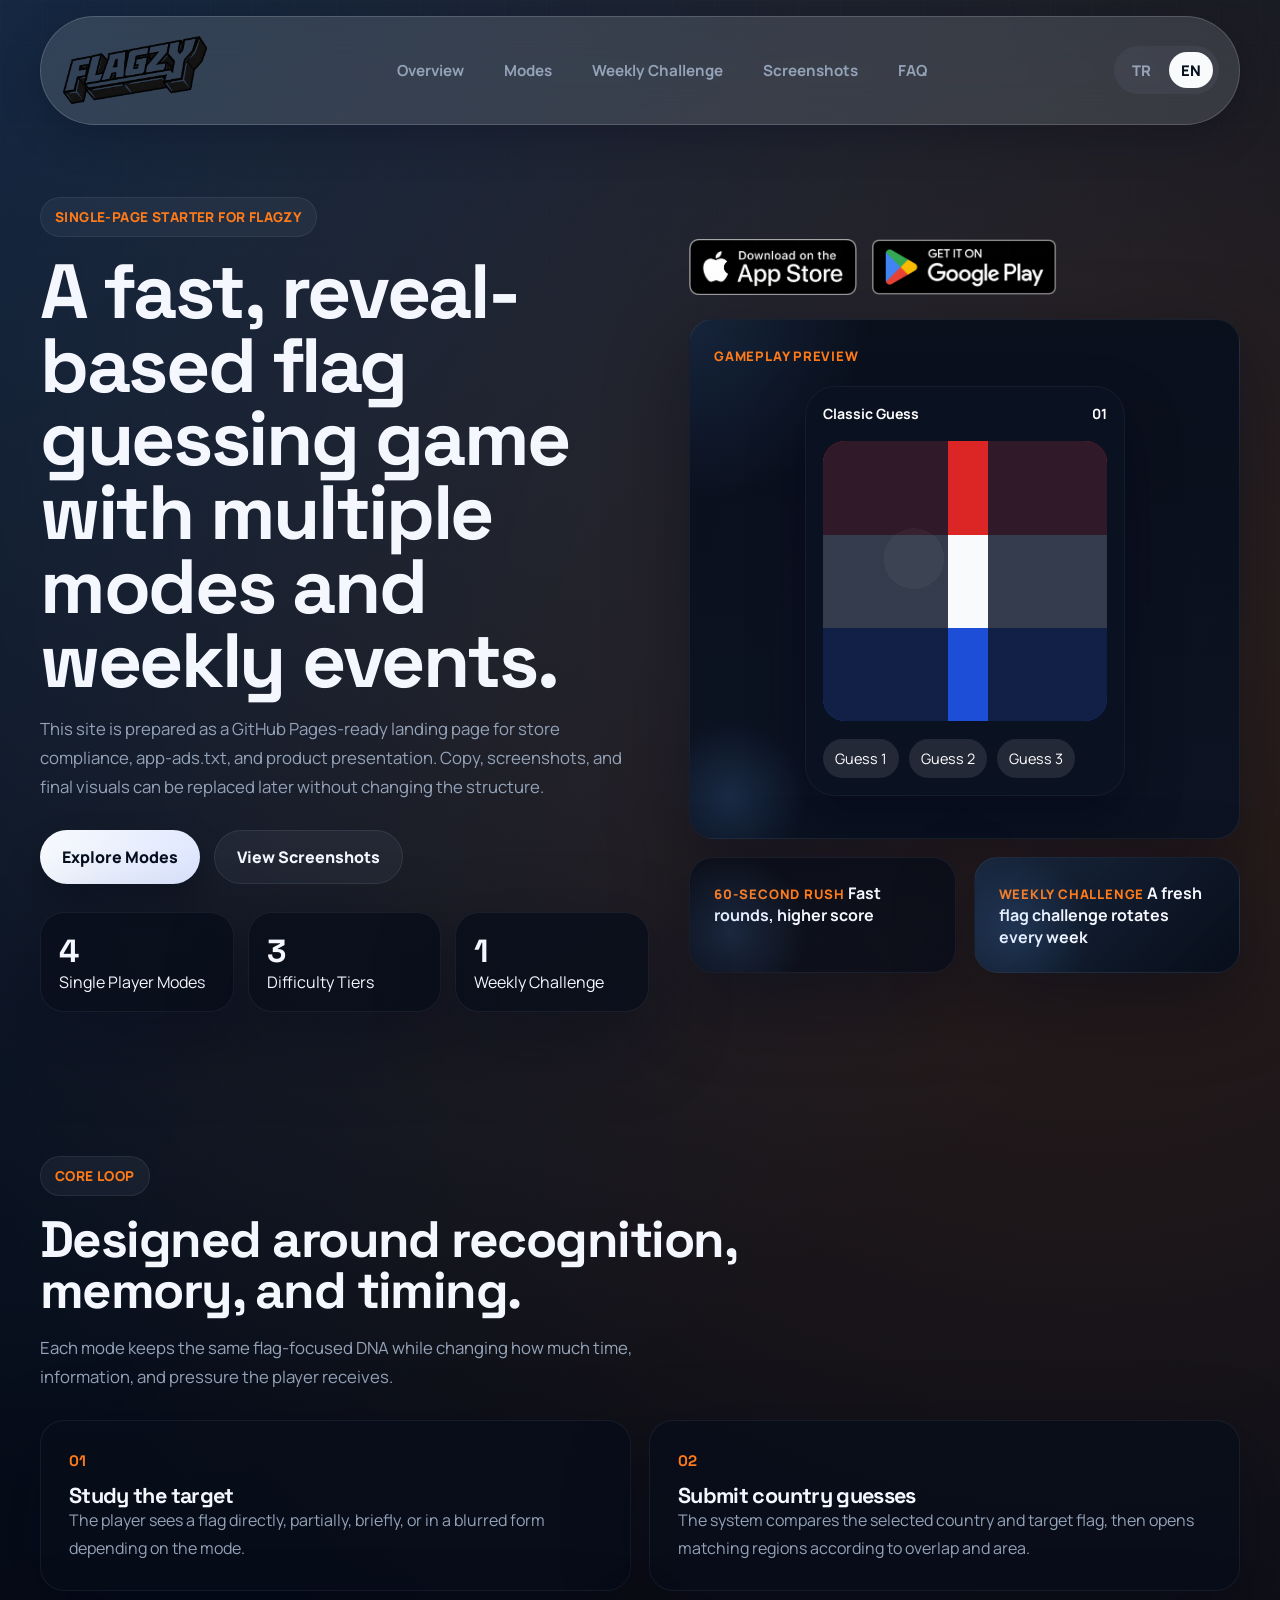
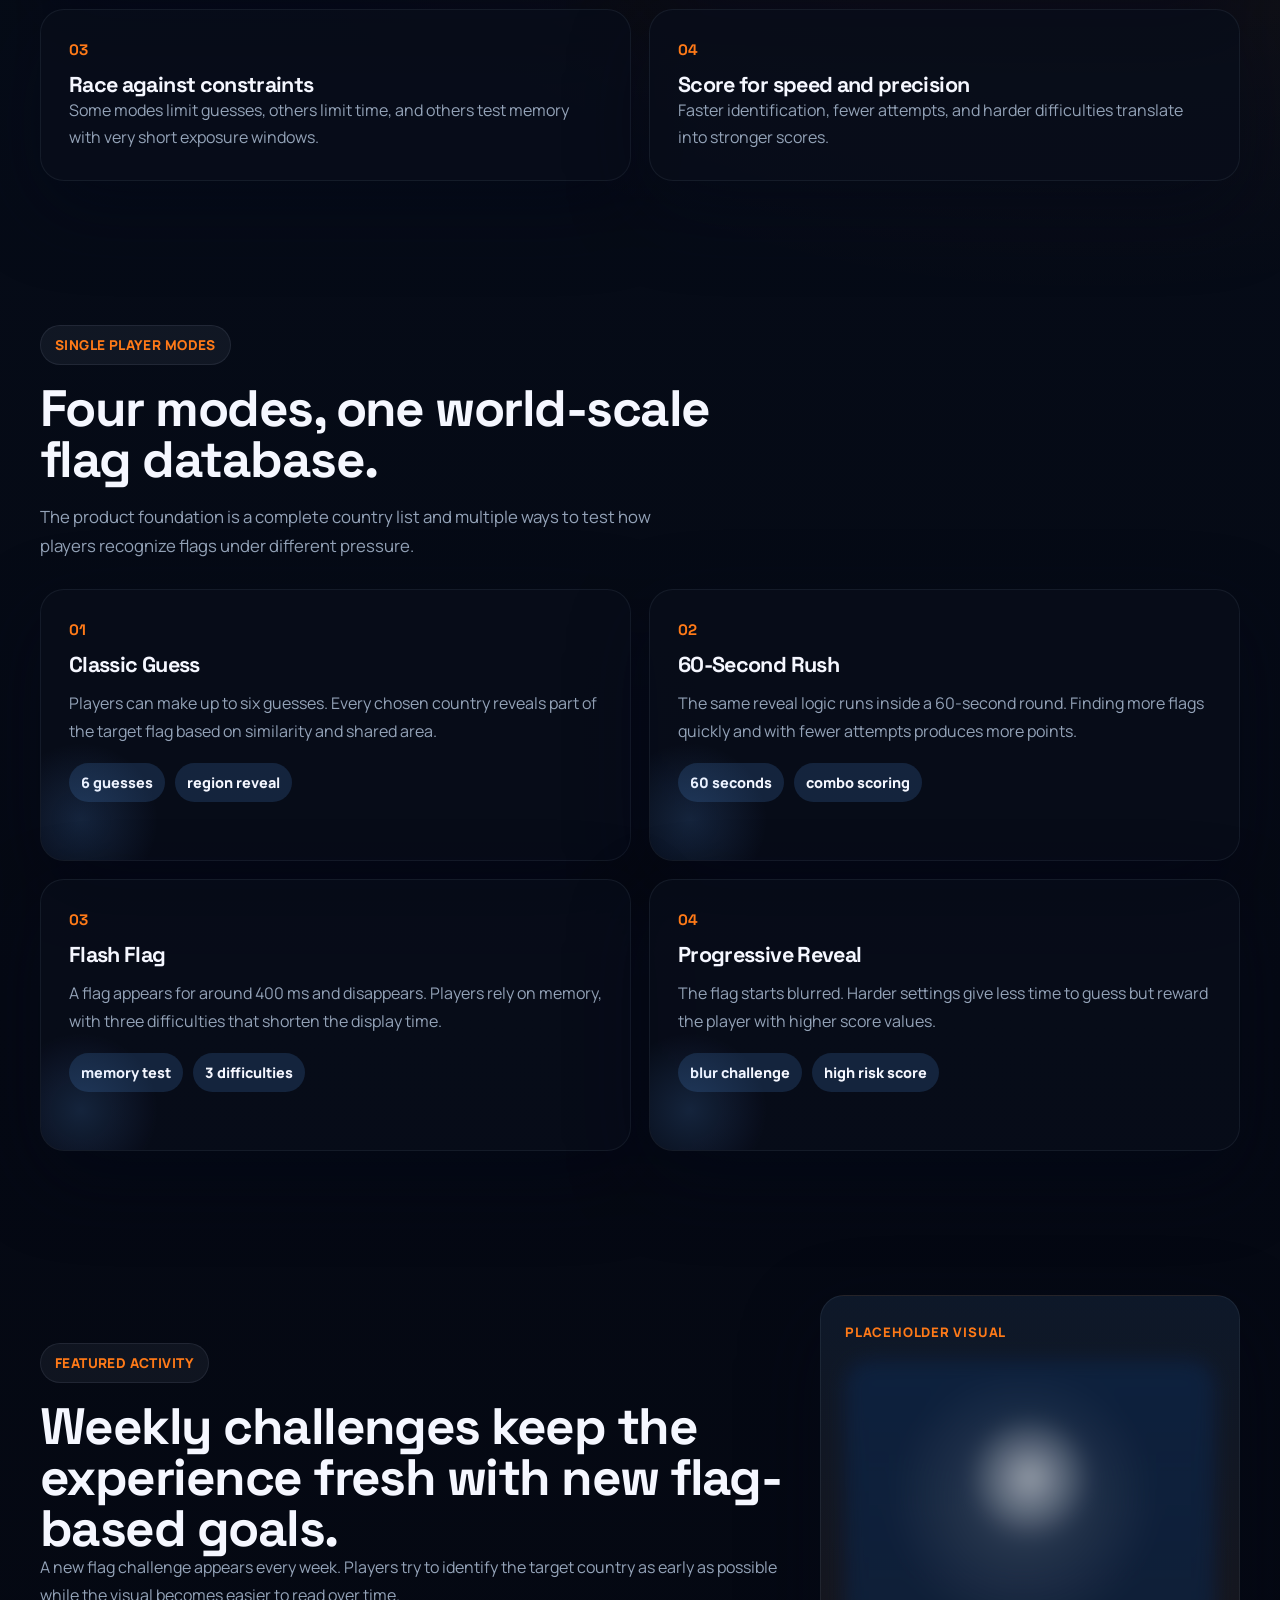
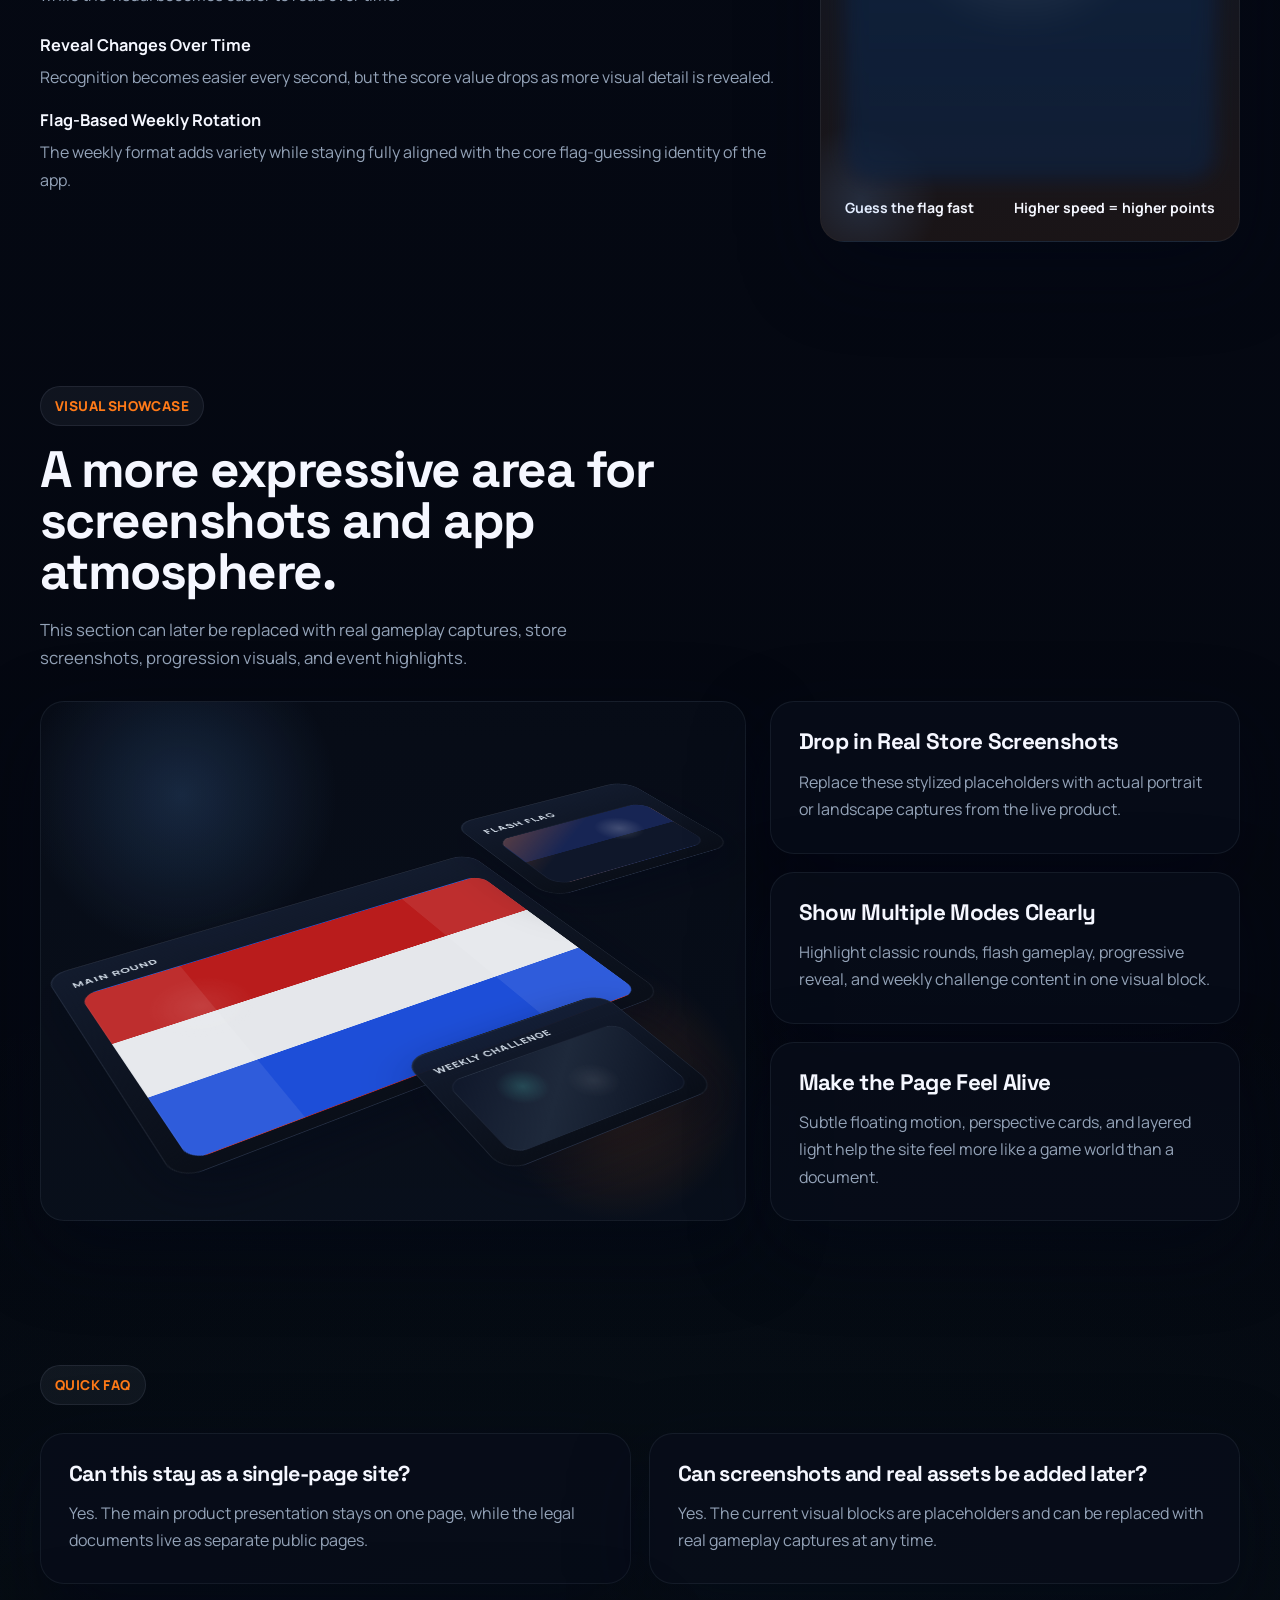
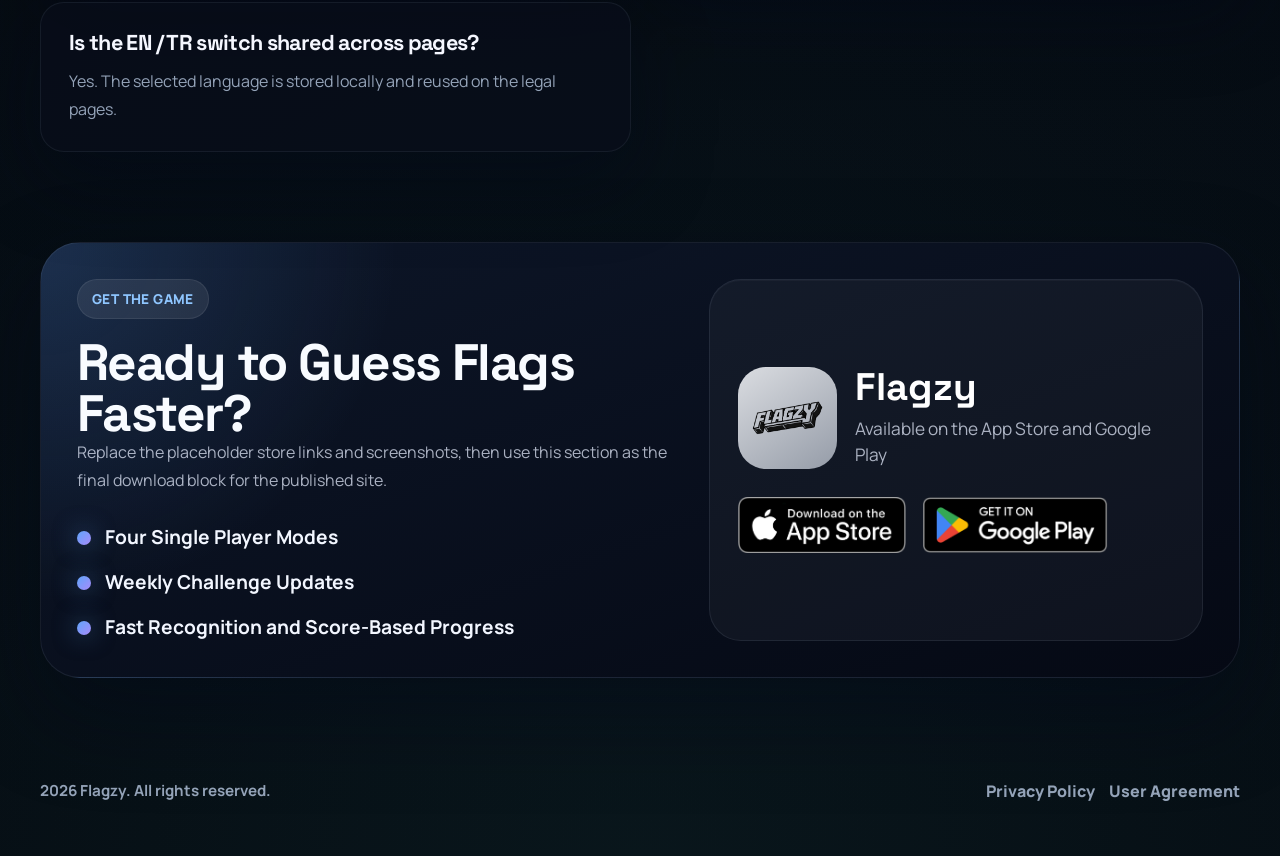
<file: index.html>
<!DOCTYPE html>
<html lang="en">
  <head>
    <meta charset="UTF-8" />
    <meta name="viewport" content="width=device-width, initial-scale=1.0" />
    <title>Flagzy | Flag Guessing Game</title>
    <meta
      name="description"
      content="Flagzy is a single-page game landing site with EN/TR support, privacy pages and app-ads.txt readiness for GitHub Pages."
    />
    <link rel="preconnect" href="https://fonts.googleapis.com" />
    <link rel="preconnect" href="https://fonts.gstatic.com" crossorigin />
    <link
      href="https://fonts.googleapis.com/css2?family=Manrope:wght@400;500;700;800&family=Space+Grotesk:wght@500;700&display=swap"
      rel="stylesheet"
    />
    <link rel="icon" href="logo.png" />
    <link rel="stylesheet" href="styles.css" />
  </head>
  <body data-title-key="metaTitleHome">
    <div class="page-shell">
      <header class="site-header">
        <a class="brand" href="#top" aria-label="Flagzy home">
          <img src="logo.png" alt="Flagzy logo" class="brand-logo" />
        </a>

        <button
          class="menu-toggle"
          type="button"
          data-menu-toggle
          aria-expanded="false"
          aria-controls="site-nav"
        >
          <span data-i18n="menuLabel">Menu</span>
        </button>

        <nav class="site-nav" id="site-nav" data-nav>
          <a href="#overview" data-i18n="navOverview">Overview</a>
          <a href="#modes" data-i18n="navModes">Modes</a>
          <a href="#event" data-i18n="navEvent">Weekly Event</a>
          <a href="#showcase" data-i18n="navCompliance">Screenshots</a>
          <a href="#faq" data-i18n="navFaq">FAQ</a>
        </nav>

        <div class="lang-switch" aria-label="Language switcher">
          <button type="button" data-lang-switch="tr">TR</button>
          <button type="button" data-lang-switch="en">EN</button>
        </div>
      </header>

      <main id="top">
        <section class="section hero" id="overview">
          <div class="section-copy">
            <span class="eyebrow" data-i18n="heroEyebrow"
              >Single-Page Starter for Flagzy</span
            >
            <h1 data-i18n="heroTitle">
              A fast, reveal-based flag guessing game with multiple modes and
              weekly events.
            </h1>
            <p class="hero-text" data-i18n="heroText">
              This site is prepared as a GitHub Pages-ready landing page for
              store compliance, app-ads.txt, and product presentation. Copy,
              screenshots, and final visuals can be replaced later without
              changing the structure.
            </p>

            <div class="cta-row">
              <a class="button button-primary" href="#modes" data-i18n="heroCtaPrimary"
                >Explore modes</a
              >
              <a
                class="button button-secondary"
                href="#showcase"
                data-i18n="heroCtaSecondary"
                >View screenshots</a
              >
            </div>

            <div class="hero-stats">
              <article class="stat-card">
                <strong>4</strong>
                <span data-i18n="heroStatModes">Single Player Modes</span>
              </article>
              <article class="stat-card">
                <strong>3</strong>
                <span data-i18n="heroStatDifficulty">Difficulty Tiers</span>
              </article>
              <article class="stat-card">
                <strong>1</strong>
                <span data-i18n="heroStatEvent">Weekly Challenge</span>
              </article>
            </div>
          </div>

          <div class="hero-visual">
            <div class="hero-store-links">
              <a
                href="#"
                data-store-link="appStore"
                class="hero-store-link"
                aria-label="App Store download link"
              >
                <img
                  src="assets/store-badges/app-store-badge.png"
                  alt="Download on the App Store"
                />
              </a>
              <a
                href="#"
                data-store-link="googlePlay"
                class="hero-store-link"
                aria-label="Google Play download link"
              >
                <img
                  src="assets/store-badges/google-play-badge.png"
                  alt="Get it on Google Play"
                />
              </a>
            </div>

            <div class="visual-card visual-card-main">
              <span class="visual-tag" data-i18n="visualTag">Gameplay Preview</span>
              <div class="mock-phone">
                <div class="mock-phone-screen">
                  <div class="mock-header">
                    <span data-i18n="mockModeLabel">Classic Guess</span>
                    <span>01</span>
                  </div>
                  <div class="flag-placeholder">
                    <div class="flag-strip strip-a"></div>
                    <div class="flag-strip strip-b"></div>
                    <div class="flag-strip strip-c"></div>
                    <div class="flag-reveal"></div>
                  </div>
                  <div class="guess-list">
                    <span class="guess-chip" data-i18n="mockGuessOne">Guess 1</span>
                    <span class="guess-chip" data-i18n="mockGuessTwo">Guess 2</span>
                    <span class="guess-chip" data-i18n="mockGuessThree">Guess 3</span>
                  </div>
                </div>
              </div>
            </div>

            <div class="visual-stack">
              <div class="visual-card">
                <span class="mini-label" data-i18n="miniLabelSpeed">60-Second Rush</span>
                <strong data-i18n="miniValueSpeed">Fast rounds, higher score</strong>
              </div>
              <div class="visual-card accent-card">
                <span class="mini-label" data-i18n="miniLabelReveal">Weekly Event</span>
                <strong data-i18n="miniValueReveal"
                  >A fresh flag challenge rotates every week</strong
                >
              </div>
            </div>
          </div>
        </section>

        <section class="section overview-grid">
          <div class="section-heading">
            <span class="eyebrow" data-i18n="loopEyebrow">Core loop</span>
            <h2 data-i18n="loopTitle">Designed around recognition, memory, and timing.</h2>
            <p data-i18n="loopText">
              Each mode keeps the same flag-focused DNA while changing how much
              time, information, and pressure the player receives.
            </p>
          </div>

          <div class="flow-grid">
            <article class="info-card">
              <span class="step-index">01</span>
              <h3 data-i18n="stepOneTitle">Study the target</h3>
              <p data-i18n="stepOneText">
                The player sees a flag directly, partially, briefly, or in a
                blurred form depending on the mode.
              </p>
            </article>

            <article class="info-card">
              <span class="step-index">02</span>
              <h3 data-i18n="stepTwoTitle">Submit country guesses</h3>
              <p data-i18n="stepTwoText">
                The system compares the selected country and target flag, then
                opens matching regions according to overlap and area.
              </p>
            </article>

            <article class="info-card">
              <span class="step-index">03</span>
              <h3 data-i18n="stepThreeTitle">Race against constraints</h3>
              <p data-i18n="stepThreeText">
                Some modes limit guesses, others limit time, and others test
                memory with very short exposure windows.
              </p>
            </article>

            <article class="info-card">
              <span class="step-index">04</span>
              <h3 data-i18n="stepFourTitle">Score for speed and precision</h3>
              <p data-i18n="stepFourText">
                Faster identification, fewer attempts, and harder difficulties
                translate into stronger scores.
              </p>
            </article>
          </div>
        </section>

        <section class="section modes-section" id="modes">
          <div class="section-heading">
            <span class="eyebrow" data-i18n="modesEyebrow">Single player modes</span>
            <h2 data-i18n="modesTitle">Four modes, one world-scale flag database.</h2>
            <p data-i18n="modesText">
              The product foundation is a complete country list and multiple
              ways to test how players recognize flags under different pressure.
            </p>
          </div>

          <div class="mode-grid">
            <article class="mode-card">
              <span class="mode-number">01</span>
              <h3 data-i18n="modeOneTitle">Classic Guess</h3>
              <p data-i18n="modeOneText">
                Players can make up to six guesses. Every chosen country reveals
                part of the target flag based on similarity and shared area.
              </p>
              <div class="mode-tags">
                <span data-i18n="modeOneTagA">6 guesses</span>
                <span data-i18n="modeOneTagB">region reveal</span>
              </div>
            </article>

            <article class="mode-card">
              <span class="mode-number">02</span>
              <h3 data-i18n="modeTwoTitle">60-Second Rush</h3>
              <p data-i18n="modeTwoText">
                The same reveal logic runs inside a 60-second round. Finding
                more flags quickly and with fewer attempts produces more points.
              </p>
              <div class="mode-tags">
                <span data-i18n="modeTwoTagA">60 seconds</span>
                <span data-i18n="modeTwoTagB">combo scoring</span>
              </div>
            </article>

            <article class="mode-card">
              <span class="mode-number">03</span>
              <h3 data-i18n="modeThreeTitle">Flash Flag</h3>
              <p data-i18n="modeThreeText">
                A flag appears for around 400 ms and disappears. Players rely on
                memory, with three difficulties that shorten the display time.
              </p>
              <div class="mode-tags">
                <span data-i18n="modeThreeTagA">memory test</span>
                <span data-i18n="modeThreeTagB">3 difficulties</span>
              </div>
            </article>

            <article class="mode-card">
              <span class="mode-number">04</span>
              <h3 data-i18n="modeFourTitle">Progressive Reveal</h3>
              <p data-i18n="modeFourText">
                The flag starts blurred. Harder settings give less time to guess
                but reward the player with higher score values.
              </p>
              <div class="mode-tags">
                <span data-i18n="modeFourTagA">blur challenge</span>
                <span data-i18n="modeFourTagB">high risk score</span>
              </div>
            </article>
          </div>
        </section>

        <section class="section event-section" id="event">
          <div class="event-layout">
            <div class="section-copy">
              <span class="eyebrow" data-i18n="eventEyebrow">Featured activity</span>
              <h2 data-i18n="eventTitle">
                Weekly challenges keep the experience fresh with new flag-based goals.
              </h2>
              <p data-i18n="eventText">
                A new flag challenge appears every week. Players try to identify
                the target country as early as possible while the visual becomes
                easier to read over time.
              </p>
              <div class="event-points">
                <div>
                  <strong data-i18n="eventPointOneTitle">Reveal Changes Over Time</strong>
                  <p data-i18n="eventPointOneText">
                    Recognition becomes easier every second, but the score value
                    drops as more visual detail is revealed.
                  </p>
                </div>
                <div>
                  <strong data-i18n="eventPointTwoTitle">Flag-Based Weekly Rotation</strong>
                  <p data-i18n="eventPointTwoText">
                    The weekly format adds variety while staying fully aligned
                    with the core flag-guessing identity of the app.
                  </p>
                </div>
              </div>
            </div>

            <div class="event-showcase">
              <div class="player-card">
                <span class="player-label" data-i18n="playerLabel">Placeholder visual</span>
                <div class="player-photo"></div>
                <div class="player-footer">
                  <span data-i18n="playerFooterOne">Guess the flag fast</span>
                  <span data-i18n="playerFooterTwo">Higher speed = higher points</span>
                </div>
              </div>
            </div>
          </div>
        </section>

        <section class="section showcase-section" id="showcase">
          <div class="section-heading">
            <span class="eyebrow" data-i18n="complianceEyebrow">Visual Showcase</span>
            <h2 data-i18n="complianceTitle">A more expressive area for screenshots and app atmosphere.</h2>
            <p data-i18n="complianceText">
              This section can later be replaced with real gameplay captures,
              store screenshots, progression visuals, and event highlights.
            </p>
          </div>

          <div class="showcase-grid">
            <article class="showcase-stage">
              <div class="iso-scene">
                <div class="iso-card iso-card-large">
                  <span class="iso-label" data-i18n="showcaseCardOneLabel">Main Round</span>
                  <div class="iso-screen iso-screen-flag"></div>
                </div>
                <div class="iso-card iso-card-top">
                  <span class="iso-label" data-i18n="showcaseCardTwoLabel">Flash Flag</span>
                  <div class="iso-screen iso-screen-flash"></div>
                </div>
                <div class="iso-card iso-card-bottom">
                  <span class="iso-label" data-i18n="showcaseCardThreeLabel">Weekly Challenge</span>
                  <div class="iso-screen iso-screen-weekly"></div>
                </div>
              </div>
            </article>

            <div class="showcase-copy-grid">
              <article class="showcase-copy-card">
                <h3 data-i18n="complianceCardOneTitle">Drop in Real Store Screenshots</h3>
                <p data-i18n="complianceCardOneText">
                  Replace these stylized placeholders with actual portrait or
                  landscape captures from the live product.
                </p>
              </article>

              <article class="showcase-copy-card">
                <h3 data-i18n="complianceCardTwoTitle">Show Multiple Modes Clearly</h3>
                <p data-i18n="complianceCardTwoText">
                  Highlight classic rounds, flash gameplay, progressive reveal,
                  and weekly challenge content in one visual block.
                </p>
              </article>

              <article class="showcase-copy-card">
                <h3 data-i18n="complianceCardThreeTitle">Make the Page Feel Alive</h3>
                <p data-i18n="complianceCardThreeText">
                  Subtle floating motion, perspective cards, and layered light
                  help the site feel more like a game world than a document.
                </p>
              </article>
            </div>
          </div>
        </section>

        <section class="section faq-section" id="faq">
          <div class="section-heading">
            <span class="eyebrow" data-i18n="faqEyebrow">Quick FAQ</span>
          </div>

          <div class="faq-grid">
            <article class="faq-card">
              <h3 data-i18n="faqOneTitle">Can this stay as a single-page site?</h3>
              <p data-i18n="faqOneText">
                Yes. The main product presentation stays on one page, while the
                legal documents live as separate public pages.
              </p>
            </article>

            <article class="faq-card">
              <h3 data-i18n="faqTwoTitle">Can screenshots and real assets be added later?</h3>
              <p data-i18n="faqTwoText">
                Yes. The current visual blocks are placeholders and can be
                replaced with real gameplay captures at any time.
              </p>
            </article>

            <article class="faq-card">
              <h3 data-i18n="faqThreeTitle">Is the EN / TR switch shared across pages?</h3>
              <p data-i18n="faqThreeText">
                Yes. The selected language is stored locally and reused on the
                legal pages.
              </p>
            </article>
          </div>
        </section>

        <section class="section download-section" id="download">
          <div class="download-shell">
            <div class="download-copy">
              <span class="eyebrow download-eyebrow" data-i18n="downloadEyebrow"
                >Get the Game</span
              >
              <h2 data-i18n="downloadTitle">Ready to Guess Flags Faster?</h2>
              <p data-i18n="downloadText">
                Replace the placeholder store links and screenshots, then use
                this section as the final download block for the published site.
              </p>

              <ul class="download-points">
                <li data-i18n="downloadPointOne">Four Single Player Modes</li>
                <li data-i18n="downloadPointTwo">Weekly Challenge Updates</li>
                <li data-i18n="downloadPointThree">Fast Recognition and Score-Based Progress</li>
              </ul>
            </div>

            <div class="download-panel">
              <div class="download-app">
                <div class="download-app-icon">
                  <img src="logo.png" alt="Flagzy logo" />
                </div>

                <div class="download-app-meta">
                  <strong data-i18n="downloadCardTitle">Flagzy</strong>
                  <span data-i18n="downloadCardSubtitle"
                    >Available on the App Store and Google Play</span
                  >
                </div>
              </div>

              <div class="store-badges">
                <a
                  href="#"
                  class="store-badge"
                  data-store-link="appStore"
                  aria-label="App Store download link"
                >
                  <img
                    src="assets/store-badges/app-store-badge.png"
                    alt="Download on the App Store"
                  />
                </a>

                <a
                  href="#"
                  class="store-badge store-badge-play"
                  data-store-link="googlePlay"
                  aria-label="Google Play download link"
                >
                  <img
                    src="assets/store-badges/google-play-badge.png"
                    alt="Get it on Google Play"
                  />
                </a>
              </div>
            </div>
          </div>
        </section>
      </main>

      <footer class="site-footer">
        <p class="footer-copy" data-i18n="footerCopy">2026 Flagzy. All rights reserved.</p>
        <div class="footer-links">
          <a href="privacy.html" data-i18n="footerPrivacy">Privacy Policy</a>
          <a href="user-agreement.html" data-i18n="footerAgreement">User Agreement</a>
        </div>
      </footer>
    </div>

    <script src="script.js"></script>
  </body>
</html>
</file>
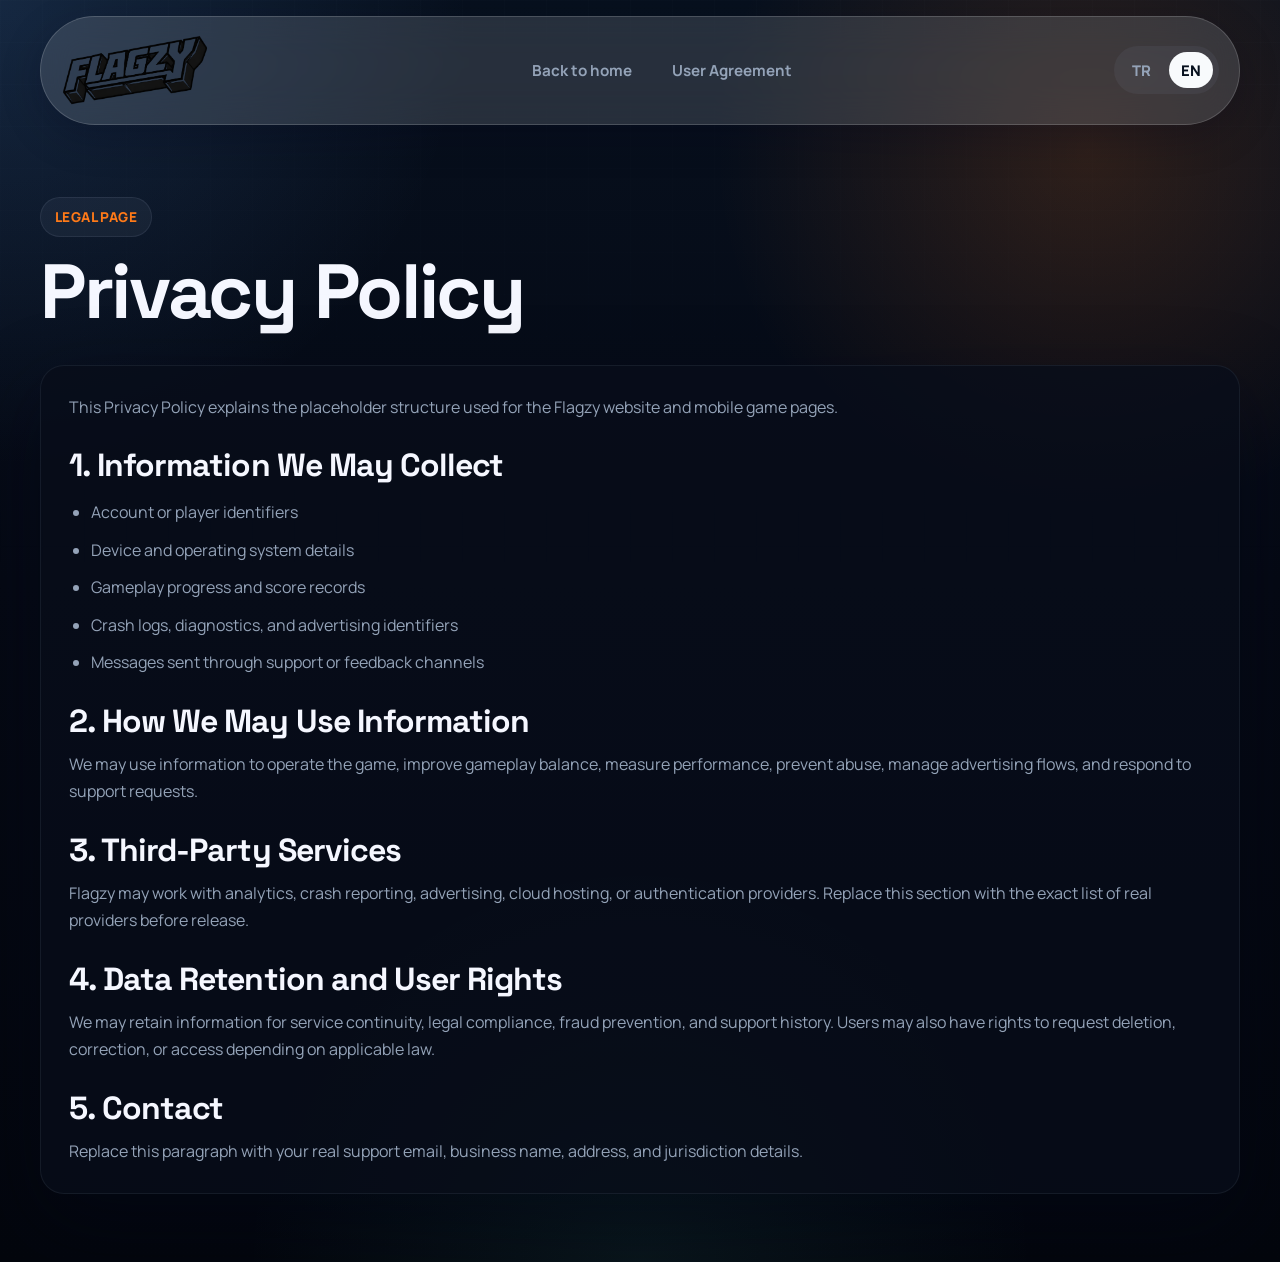
<file: privacy.html>
<!DOCTYPE html>
<html lang="en">
  <head>
    <meta charset="UTF-8" />
    <meta name="viewport" content="width=device-width, initial-scale=1.0" />
    <title>Flagzy | Privacy Policy</title>
    <meta
      name="description"
      content="Placeholder privacy policy page for the Flagzy mobile game."
    />
    <link rel="preconnect" href="https://fonts.googleapis.com" />
    <link rel="preconnect" href="https://fonts.gstatic.com" crossorigin />
    <link
      href="https://fonts.googleapis.com/css2?family=Manrope:wght@400;500;700;800&family=Space+Grotesk:wght@500;700&display=swap"
      rel="stylesheet"
    />
    <link rel="icon" href="logo.png" />
    <link rel="stylesheet" href="styles.css" />
  </head>
  <body data-title-key="metaTitlePrivacy" class="legal-page">
    <div class="page-shell">
      <header class="site-header legal-header">
        <a class="brand compact-brand" href="index.html#top">
          <img src="logo.png" alt="Flagzy logo" class="brand-logo" />
        </a>

        <nav class="legal-nav">
          <a href="index.html#overview" data-i18n="legalBackHome">Back to home</a>
          <a href="user-agreement.html" data-i18n="footerAgreement">User Agreement</a>
        </nav>

        <div class="lang-switch" aria-label="Language switcher">
          <button type="button" data-lang-switch="tr">TR</button>
          <button type="button" data-lang-switch="en">EN</button>
        </div>
      </header>

      <main class="legal-content">
        <section class="legal-hero">
          <span class="eyebrow" data-i18n="privacyEyebrow">Legal page</span>
          <h1 data-i18n="privacyTitle">Privacy Policy</h1>
        </section>

        <article class="legal-card legal-markdown" data-legal-doc="privacy">
          <p data-i18n="legalLoading">Loading document...</p>
        </article>
      </main>
    </div>

    <script src="script.js"></script>
  </body>
</html>
</file>
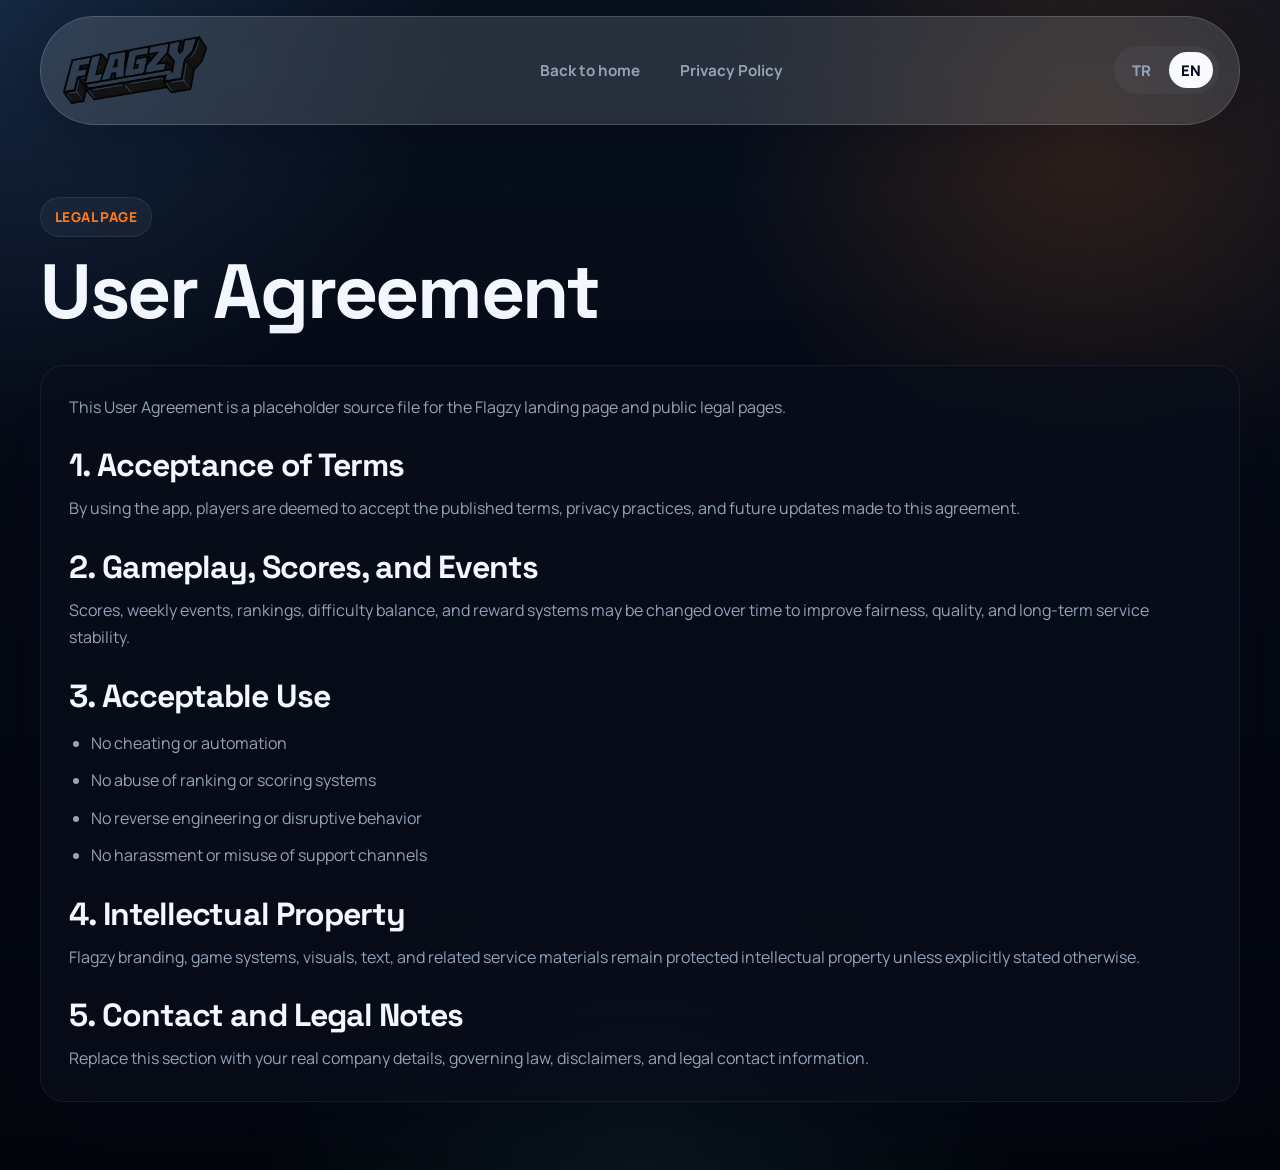
<file: user-agreement.html>
<!DOCTYPE html>
<html lang="en">
  <head>
    <meta charset="UTF-8" />
    <meta name="viewport" content="width=device-width, initial-scale=1.0" />
    <title>Flagzy | User Agreement</title>
    <meta
      name="description"
      content="Placeholder user agreement page for the Flagzy mobile game."
    />
    <link rel="preconnect" href="https://fonts.googleapis.com" />
    <link rel="preconnect" href="https://fonts.gstatic.com" crossorigin />
    <link
      href="https://fonts.googleapis.com/css2?family=Manrope:wght@400;500;700;800&family=Space+Grotesk:wght@500;700&display=swap"
      rel="stylesheet"
    />
    <link rel="icon" href="logo.png" />
    <link rel="stylesheet" href="styles.css" />
  </head>
  <body data-title-key="metaTitleAgreement" class="legal-page">
    <div class="page-shell">
      <header class="site-header legal-header">
        <a class="brand compact-brand" href="index.html#top">
          <img src="logo.png" alt="Flagzy logo" class="brand-logo" />
        </a>

        <nav class="legal-nav">
          <a href="index.html#overview" data-i18n="legalBackHome">Back to home</a>
          <a href="privacy.html" data-i18n="footerPrivacy">Privacy Policy</a>
        </nav>

        <div class="lang-switch" aria-label="Language switcher">
          <button type="button" data-lang-switch="tr">TR</button>
          <button type="button" data-lang-switch="en">EN</button>
        </div>
      </header>

      <main class="legal-content">
        <section class="legal-hero">
          <span class="eyebrow" data-i18n="agreementEyebrow">Legal page</span>
          <h1 data-i18n="agreementTitle">User Agreement</h1>
        </section>

        <article class="legal-card legal-markdown" data-legal-doc="agreement">
          <p data-i18n="legalLoading">Loading document...</p>
        </article>
      </main>
    </div>

    <script src="script.js"></script>
  </body>
</html>
</file>
<file: styles.css>
:root {
  --bg: #050914;
  --bg-soft: #0b1222;
  --surface: rgba(9, 15, 28, 0.8);
  --surface-strong: #0d1426;
  --text: #f5f7ff;
  --muted: #94a3b8;
  --line: rgba(148, 163, 184, 0.16);
  --accent: #ff7a18;
  --accent-soft: rgba(96, 165, 250, 0.16);
  --mint: #4fd1c5;
  --gold: #f5b942;
  --shadow: 0 28px 80px rgba(2, 6, 23, 0.42);
  --radius-xl: 32px;
  --radius-lg: 24px;
  --radius-md: 18px;
  --header-height: 92px;
  --store-badge-height: 56px;
}

* {
  box-sizing: border-box;
}

html {
  scroll-behavior: smooth;
}

body {
  margin: 0;
  font-family: "Manrope", sans-serif;
  color: var(--text);
  overflow-x: hidden;
  background:
    radial-gradient(circle at top left, rgba(96, 165, 250, 0.16), transparent 26%),
    radial-gradient(circle at 85% 12%, rgba(255, 122, 24, 0.16), transparent 24%),
    radial-gradient(circle at 50% 100%, rgba(79, 209, 197, 0.08), transparent 28%),
    linear-gradient(180deg, #07101e 0%, #050914 46%, #03060d 100%);
}

body::before {
  content: "";
  position: fixed;
  inset: 0;
  pointer-events: none;
  background-image:
    linear-gradient(rgba(148, 163, 184, 0.04) 1px, transparent 1px),
    linear-gradient(90deg, rgba(148, 163, 184, 0.04) 1px, transparent 1px);
  background-size: 42px 42px;
  mask-image: linear-gradient(180deg, rgba(0, 0, 0, 0.45), transparent 70%);
}

a {
  color: inherit;
  text-decoration: none;
}

img {
  display: block;
  max-width: 100%;
}

.page-shell {
  width: min(1200px, calc(100% - 32px));
  margin: 0 auto;
  padding-bottom: 48px;
}

.site-header {
  position: sticky;
  top: 16px;
  z-index: 20;
  display: grid;
  grid-template-columns: auto 1fr auto;
  align-items: center;
  gap: 16px;
  min-height: var(--header-height);
  margin-top: 16px;
  padding: 16px 20px;
  background: rgba(156, 163, 175, 0.22);
  border: 1px solid rgba(229, 231, 235, 0.18);
  border-radius: 999px;
  backdrop-filter: blur(20px);
  box-shadow: 0 12px 40px rgba(2, 6, 23, 0.24);
}

.brand,
.compact-brand {
  display: inline-flex;
  align-items: center;
}

.brand-logo {
  width: 148px;
  height: auto;
}

.site-nav,
.legal-nav {
  display: flex;
  flex-wrap: wrap;
  justify-content: center;
  gap: 12px;
}

.site-nav a,
.legal-nav a {
  padding: 10px 14px;
  font-size: 0.95rem;
  font-weight: 700;
  color: var(--muted);
  border-radius: 999px;
  transition:
    color 180ms ease,
    background-color 180ms ease,
    transform 180ms ease;
}

.site-nav a:hover,
.legal-nav a:hover,
.site-nav a:focus-visible,
.legal-nav a:focus-visible {
  color: var(--text);
  background: rgba(148, 163, 184, 0.08);
  transform: translateY(-1px);
}

.menu-toggle {
  display: none;
  justify-self: start;
  padding: 10px 14px;
  border: 0;
  border-radius: 999px;
  background: rgba(148, 163, 184, 0.1);
  color: var(--text);
  font: inherit;
  font-weight: 800;
  cursor: pointer;
}

.lang-switch {
  display: inline-flex;
  align-items: center;
  gap: 6px;
  padding: 6px;
  background: rgba(148, 163, 184, 0.08);
  border-radius: 999px;
}

.lang-switch button {
  border: 0;
  background: transparent;
  color: var(--muted);
  padding: 8px 12px;
  border-radius: 999px;
  font: inherit;
  font-size: 0.92rem;
  font-weight: 800;
  cursor: pointer;
  transition:
    background-color 180ms ease,
    color 180ms ease;
}

.lang-switch button.is-active {
  color: #07101e;
  background: #f8fafc;
}

.section {
  padding: 72px 0;
  scroll-margin-top: 128px;
}

.hero {
  display: grid;
  grid-template-columns: minmax(0, 1.05fr) minmax(320px, 0.95fr);
  gap: 40px;
  align-items: center;
  min-height: calc(100vh - 160px);
}

.section-copy {
  position: relative;
  z-index: 1;
}

.eyebrow {
  display: inline-flex;
  align-items: center;
  gap: 8px;
  padding: 10px 14px;
  border-radius: 999px;
  background: rgba(148, 163, 184, 0.08);
  border: 1px solid rgba(148, 163, 184, 0.12);
  font-size: 0.85rem;
  font-weight: 800;
  letter-spacing: 0.03em;
  text-transform: uppercase;
  color: var(--accent);
}

h1,
h2,
h3 {
  margin: 0;
  font-family: "Space Grotesk", sans-serif;
  letter-spacing: -0.03em;
}

h1 {
  margin-top: 18px;
  font-size: clamp(3rem, 6vw, 5.6rem);
  line-height: 0.96;
}

h2 {
  margin-top: 18px;
  font-size: clamp(2.1rem, 4vw, 3.3rem);
  line-height: 1;
}

h3 {
  font-size: 1.35rem;
  line-height: 1.08;
}

p {
  margin: 0;
  line-height: 1.72;
  color: var(--muted);
}

.hero-text,
.section-heading p,
.legal-hero p {
  max-width: 62ch;
  margin-top: 18px;
  font-size: 1.05rem;
}

.cta-row {
  display: flex;
  flex-wrap: wrap;
  gap: 14px;
  margin-top: 28px;
}

.button {
  display: inline-flex;
  align-items: center;
  justify-content: center;
  min-height: 54px;
  padding: 0 22px;
  border-radius: 999px;
  font-weight: 800;
  transition:
    transform 180ms ease,
    box-shadow 180ms ease,
    background-color 180ms ease;
}

.button:hover,
.button:focus-visible {
  transform: translateY(-2px);
}

.button-primary {
  color: #07101e;
  background: linear-gradient(135deg, #f8fafc, #dbe4ff);
  box-shadow: 0 18px 34px rgba(2, 6, 23, 0.28);
}

.button-secondary {
  color: var(--text);
  background: rgba(148, 163, 184, 0.08);
  border: 1px solid rgba(148, 163, 184, 0.14);
}

.hero-stats {
  display: grid;
  grid-template-columns: repeat(3, minmax(0, 1fr));
  gap: 14px;
  margin-top: 28px;
}

.stat-card,
.visual-card,
.info-card,
.mode-card,
.compliance-card,
.faq-card,
.legal-card,
.player-card {
  position: relative;
  overflow: hidden;
  background: rgba(8, 14, 26, 0.78);
  border: 1px solid rgba(148, 163, 184, 0.1);
  border-radius: var(--radius-lg);
  box-shadow: var(--shadow);
}

.stat-card {
  padding: 18px;
}

.stat-card strong {
  display: block;
  font-family: "Space Grotesk", sans-serif;
  font-size: 2rem;
}

.hero-visual {
  display: grid;
  gap: 18px;
}

.visual-card {
  padding: 24px;
}

.visual-card-main {
  min-height: 520px;
  background:
    radial-gradient(circle at top left, rgba(96, 165, 250, 0.14), transparent 24%),
    linear-gradient(180deg, rgba(9, 15, 28, 0.96), rgba(10, 18, 34, 0.92));
}

.hero-store-links {
  display: flex;
  flex-wrap: wrap;
  align-items: center;
  gap: 14px;
  margin-top: 4px;
  margin-bottom: 6px;
}

.hero-store-link {
  display: inline-flex;
  align-items: center;
  justify-content: center;
  padding: 0;
  background: transparent;
  border: 0;
  box-shadow: none;
  transition:
    transform 180ms ease,
    opacity 180ms ease;
}

.hero-store-link:hover,
.hero-store-link:focus-visible {
  transform: translateY(-2px);
  opacity: 0.92;
}

.hero-store-link img {
  display: block;
  width: auto;
  height: var(--store-badge-height);
  object-fit: contain;
}

.visual-card::before,
.mode-card::before,
.player-card::before {
  content: "";
  position: absolute;
  inset: auto auto -40px -40px;
  width: 160px;
  height: 160px;
  border-radius: 50%;
  background: radial-gradient(circle, rgba(96, 165, 250, 0.16), transparent 68%);
}

.visual-tag,
.mini-label,
.player-label {
  display: inline-flex;
  font-size: 0.82rem;
  font-weight: 800;
  text-transform: uppercase;
  letter-spacing: 0.06em;
  color: var(--accent);
}

.mock-phone {
  display: grid;
  place-items: center;
  margin-top: 20px;
}

.mock-phone-screen {
  width: min(320px, 100%);
  padding: 18px;
  border-radius: 30px;
  background: #0a1120;
  color: #ffffff;
  box-shadow:
    inset 0 0 0 1px rgba(148, 163, 184, 0.08),
    0 26px 54px rgba(2, 6, 23, 0.4);
}

.mock-header,
.player-footer {
  display: flex;
  justify-content: space-between;
  gap: 12px;
  font-size: 0.88rem;
  font-weight: 700;
}

.flag-placeholder {
  position: relative;
  height: 280px;
  margin: 18px 0;
  overflow: hidden;
  border-radius: 22px;
  background: #091423;
}

.flag-strip {
  height: 33.33%;
}

.strip-a {
  background: #dc2626;
}

.strip-b {
  background: #f8fafc;
}

.strip-c {
  background: #1d4ed8;
}

.flag-reveal {
  position: absolute;
  inset: 0;
  background:
    radial-gradient(circle at 32% 42%, rgba(255, 255, 255, 0.04) 0 12%, transparent 12% 100%),
    linear-gradient(90deg, rgba(15, 23, 42, 0.84) 0 44%, transparent 44% 58%, rgba(15, 23, 42, 0.84) 58% 100%);
  animation: revealPulse 4s ease-in-out infinite;
}

.guess-list {
  display: flex;
  flex-wrap: wrap;
  gap: 10px;
}

.guess-chip {
  padding: 10px 12px;
  border-radius: 999px;
  background: rgba(255, 255, 255, 0.1);
  font-size: 0.9rem;
}

.visual-stack {
  display: grid;
  grid-template-columns: repeat(2, minmax(0, 1fr));
  gap: 18px;
}

.accent-card {
  background:
    linear-gradient(135deg, rgba(96, 165, 250, 0.16), rgba(8, 14, 26, 0.94)),
    rgba(8, 14, 26, 0.9);
}

.section-heading {
  max-width: 760px;
}

.overview-grid,
.modes-section,
.showcase-section,
.faq-section {
  display: grid;
  gap: 28px;
}

.flow-grid,
.mode-grid,
 .faq-grid {
  display: grid;
  grid-template-columns: repeat(2, minmax(0, 1fr));
  gap: 18px;
}

.showcase-grid {
  display: grid;
  grid-template-columns: minmax(0, 1.2fr) minmax(320px, 0.8fr);
  gap: 24px;
  align-items: stretch;
}

.showcase-stage,
.showcase-copy-card {
  position: relative;
  overflow: hidden;
  background: rgba(8, 14, 26, 0.78);
  border: 1px solid rgba(148, 163, 184, 0.1);
  border-radius: var(--radius-lg);
  box-shadow: var(--shadow);
}

.showcase-stage {
  min-height: 520px;
  padding: 28px;
  background:
    radial-gradient(circle at 20% 18%, rgba(96, 165, 250, 0.18), transparent 22%),
    radial-gradient(circle at 82% 76%, rgba(255, 122, 24, 0.18), transparent 18%),
    linear-gradient(180deg, rgba(7, 12, 23, 0.98), rgba(9, 16, 28, 0.95));
}

.iso-scene {
  position: relative;
  height: 100%;
  min-height: 460px;
  perspective: 1200px;
}

.iso-card {
  position: absolute;
  padding: 18px;
  border-radius: 24px;
  background: linear-gradient(180deg, rgba(18, 27, 46, 0.96), rgba(9, 14, 24, 0.98));
  border: 1px solid rgba(148, 163, 184, 0.12);
  box-shadow:
    0 24px 60px rgba(2, 6, 23, 0.42),
    inset 0 1px 0 rgba(255, 255, 255, 0.05);
  transform-style: preserve-3d;
}

.iso-card-large {
  inset: 82px 108px 34px 24px;
  transform: rotateX(57deg) rotateZ(-31deg) translateZ(0);
  animation: floatLarge 8s ease-in-out infinite;
}

.iso-card-top {
  top: 18px;
  right: 16px;
  width: 220px;
  height: 172px;
  transform: rotateX(57deg) rotateZ(-29deg);
  animation: floatSmall 7s ease-in-out infinite;
}

.iso-card-bottom {
  right: 34px;
  bottom: 24px;
  width: 250px;
  height: 188px;
  transform: rotateX(57deg) rotateZ(-29deg);
  animation: floatSmallReverse 7.5s ease-in-out infinite;
}

.iso-label {
  display: inline-flex;
  margin-bottom: 12px;
  color: #cbd5e1;
  font-size: 0.78rem;
  font-weight: 800;
  letter-spacing: 0.08em;
  text-transform: uppercase;
}

.iso-screen {
  height: calc(100% - 30px);
  border-radius: 18px;
  overflow: hidden;
  border: 1px solid rgba(148, 163, 184, 0.08);
  background-color: #0b1222;
}

.iso-screen-flag {
  background:
    radial-gradient(circle at 20% 28%, rgba(255, 255, 255, 0.08), transparent 12%),
    linear-gradient(90deg, rgba(255, 255, 255, 0.08) 0 22%, transparent 22% 78%, rgba(255, 255, 255, 0.08) 78% 100%),
    linear-gradient(180deg, #b91c1c 0 33%, #e5e7eb 33% 66%, #1d4ed8 66% 100%);
}

.iso-screen-flash {
  background:
    radial-gradient(circle at 68% 36%, rgba(255, 255, 255, 0.18), transparent 18%),
    linear-gradient(145deg, rgba(255, 122, 24, 0.28), transparent 34%),
    linear-gradient(180deg, #172554 0 50%, #0f172a 50% 100%);
}

.iso-screen-weekly {
  background:
    radial-gradient(circle at 30% 34%, rgba(79, 209, 197, 0.22), transparent 16%),
    radial-gradient(circle at 62% 56%, rgba(255, 255, 255, 0.08), transparent 18%),
    linear-gradient(135deg, #0f172a 0%, #1e293b 46%, #0b1222 100%);
}

.showcase-copy-grid {
  display: grid;
  gap: 18px;
}

.showcase-copy-card {
  padding: 28px;
}

.showcase-copy-card h3 {
  font-size: 1.4rem;
}

.showcase-copy-card p {
  margin-top: 14px;
}

.download-section {
  padding-top: 18px;
}

.download-shell {
  display: grid;
  grid-template-columns: minmax(0, 1.1fr) minmax(320px, 0.9fr);
  gap: 28px;
  padding: 36px;
  border-radius: 40px;
  background:
    radial-gradient(circle at top left, rgba(96, 165, 250, 0.18), transparent 28%),
    linear-gradient(160deg, #0d1628 0%, #050914 100%);
  border: 1px solid rgba(148, 163, 184, 0.12);
  box-shadow: 0 36px 90px rgba(2, 6, 23, 0.42);
}

.download-eyebrow {
  background: rgba(255, 255, 255, 0.08);
  border-color: rgba(255, 255, 255, 0.08);
  color: #8fc6ff;
}

.download-copy h2 {
  color: #f8fbff;
}

.download-copy p {
  color: rgba(232, 239, 255, 0.72);
}

.download-points {
  display: grid;
  gap: 18px;
  margin: 30px 0 0;
  padding: 0;
  list-style: none;
}

.download-points li {
  position: relative;
  padding-left: 28px;
  color: #f2f6ff;
  font-size: 1.2rem;
  font-weight: 700;
  line-height: 1.4;
}

.download-points li::before {
  content: "";
  position: absolute;
  top: 50%;
  left: 0;
  width: 14px;
  height: 14px;
  border-radius: 999px;
  background: linear-gradient(135deg, #60a5fa, #a78bfa);
  transform: translateY(-50%);
  box-shadow: 0 0 24px rgba(96, 165, 250, 0.5);
}

.download-panel {
  display: grid;
  align-content: center;
  gap: 28px;
  padding: 28px;
  border-radius: 32px;
  background: rgba(255, 255, 255, 0.04);
  border: 1px solid rgba(148, 163, 184, 0.12);
  box-shadow: inset 0 1px 0 rgba(255, 255, 255, 0.03);
}

.download-app {
  display: flex;
  align-items: center;
  gap: 18px;
}

.download-app-icon {
  display: grid;
  place-items: center;
  width: 102px;
  height: 102px;
  padding: 14px;
  border-radius: 28px;
  background: linear-gradient(145deg, rgba(229, 231, 235, 0.95), rgba(156, 163, 175, 0.95));
  box-shadow: inset 0 1px 0 rgba(255, 255, 255, 0.08);
}

.download-app-icon img {
  width: 100%;
  height: 100%;
  object-fit: contain;
}

.download-app-meta strong {
  display: block;
  color: #ffffff;
  font-family: "Space Grotesk", sans-serif;
  font-size: clamp(1.8rem, 4vw, 2.4rem);
  line-height: 1;
}

.download-app-meta span {
  display: block;
  margin-top: 10px;
  color: rgba(232, 239, 255, 0.72);
  font-size: 1.08rem;
  line-height: 1.5;
}

.store-badges {
  display: flex;
  flex-wrap: wrap;
  align-items: center;
  gap: 16px;
}

.store-badge {
  display: inline-flex;
  align-items: center;
  justify-content: center;
  padding: 0;
  background: transparent;
  border: 0;
  box-shadow: none;
  transition:
    transform 180ms ease,
    opacity 180ms ease;
}

.store-badge:hover,
.store-badge:focus-visible {
  transform: translateY(-2px);
  opacity: 0.92;
}

.store-badge img {
  display: block;
  width: auto;
  height: var(--store-badge-height);
  object-fit: contain;
}

.info-card,
.mode-card,
.compliance-card,
.faq-card,
.legal-card {
  padding: 28px;
}

.step-index,
.mode-number {
  display: inline-flex;
  margin-bottom: 14px;
  color: var(--accent);
  font-family: "Space Grotesk", sans-serif;
  font-size: 0.95rem;
  font-weight: 700;
}

.mode-card {
  min-height: 272px;
}

.mode-card p,
.compliance-card p,
.faq-card p,
.legal-card p {
  margin-top: 14px;
}

.mode-tags {
  display: flex;
  flex-wrap: wrap;
  gap: 10px;
  margin-top: 18px;
}

.mode-tags span {
  padding: 10px 12px;
  border-radius: 999px;
  background: var(--accent-soft);
  color: var(--text);
  font-size: 0.9rem;
  font-weight: 800;
}

.event-layout {
  display: grid;
  grid-template-columns: minmax(0, 1fr) minmax(300px, 420px);
  gap: 28px;
  align-items: center;
}

.event-points {
  display: grid;
  gap: 18px;
  margin-top: 24px;
}

.event-points strong {
  display: block;
  font-size: 1.02rem;
}

.event-points p {
  margin-top: 8px;
}

.player-card {
  padding: 24px;
  background:
    linear-gradient(180deg, rgba(96, 165, 250, 0.08), rgba(255, 122, 24, 0.08)),
    rgba(8, 14, 26, 0.84);
}

.player-photo {
  height: 420px;
  margin: 18px 0;
  border-radius: 26px;
  background:
    radial-gradient(circle at 50% 28%, rgba(255, 255, 255, 0.5), transparent 18%),
    radial-gradient(circle at 48% 34%, rgba(255, 255, 255, 0.14), transparent 40%),
    linear-gradient(180deg, rgba(16, 33, 58, 0.9), rgba(16, 33, 58, 0.7));
  filter: blur(9px) saturate(1.2);
  animation: blurShift 6s ease-in-out infinite;
}

.inline-link {
  display: inline-flex;
  margin-top: 18px;
  font-weight: 800;
  color: var(--accent);
}

.inline-link:hover,
.inline-link:focus-visible {
  text-decoration: underline;
}

.site-footer {
  display: flex;
  justify-content: space-between;
  align-items: center;
  gap: 24px;
  margin-top: 18px;
  padding: 10px 0 4px;
}

.footer-copy {
  color: var(--muted);
  font-size: 0.95rem;
  font-weight: 700;
}

@keyframes floatLarge {
  0%,
  100% {
    transform: rotateX(57deg) rotateZ(-31deg) translate3d(0, 0, 0);
  }

  50% {
    transform: rotateX(57deg) rotateZ(-31deg) translate3d(0, -14px, 0);
  }
}

@keyframes floatSmall {
  0%,
  100% {
    transform: rotateX(57deg) rotateZ(-29deg) translate3d(0, 0, 0);
  }

  50% {
    transform: rotateX(57deg) rotateZ(-29deg) translate3d(0, -10px, 0);
  }
}

@keyframes floatSmallReverse {
  0%,
  100% {
    transform: rotateX(57deg) rotateZ(-29deg) translate3d(0, 0, 0);
  }

  50% {
    transform: rotateX(57deg) rotateZ(-29deg) translate3d(0, 10px, 0);
  }
}

.footer-links {
  display: flex;
  flex-wrap: wrap;
  align-content: center;
  justify-content: flex-end;
  gap: 14px;
}

.footer-links a {
  font-weight: 800;
  color: var(--muted);
}

.footer-links a:hover,
.footer-links a:focus-visible {
  color: var(--text);
}

.legal-page {
  min-height: 100vh;
}

.legal-header {
  grid-template-columns: auto 1fr auto;
}

.legal-content {
  display: grid;
  gap: 18px;
  padding: 72px 0 20px;
}

.legal-hero {
  padding: 0 0 18px;
}

.legal-card h2 {
  margin-top: 0;
  font-size: clamp(1.5rem, 3vw, 2rem);
}

.legal-markdown > :first-child {
  margin-top: 0;
}

.legal-markdown h2,
.legal-markdown h3,
.legal-markdown h4 {
  margin-top: 28px;
}

.legal-markdown p + p,
.legal-markdown ul + p,
.legal-markdown ol + p,
.legal-markdown p + ul,
.legal-markdown p + ol {
  margin-top: 16px;
}

.legal-markdown ul,
.legal-markdown ol {
  margin: 18px 0 0;
  padding-left: 22px;
  color: var(--muted);
  line-height: 1.72;
}

.legal-markdown li + li {
  margin-top: 10px;
}

.legal-markdown a {
  color: var(--accent);
  font-weight: 800;
}

.legal-markdown a:hover,
.legal-markdown a:focus-visible {
  text-decoration: underline;
}

@keyframes revealPulse {
  0%,
  100% {
    transform: translateX(-4%);
    opacity: 0.9;
  }

  50% {
    transform: translateX(4%);
    opacity: 0.72;
  }
}

@keyframes blurShift {
  0%,
  100% {
    filter: blur(10px) saturate(1.1);
    transform: scale(1);
  }

  50% {
    filter: blur(6px) saturate(1.25);
    transform: scale(1.02);
  }
}

@media (max-width: 1080px) {
  .hero,
  .event-layout,
  .download-shell,
  .showcase-grid {
    grid-template-columns: 1fr;
  }

  .hero {
    min-height: auto;
    padding-top: 48px;
  }

  .site-header {
    grid-template-columns: auto auto 1fr auto;
  }

  .menu-toggle {
    display: inline-flex;
    align-items: center;
  }

.site-nav {
    position: absolute;
    top: calc(100% + 12px);
    left: 0;
    right: 0;
    display: none;
    flex-direction: column;
    align-items: stretch;
    padding: 16px;
    background: rgba(8, 14, 26, 0.96);
    border: 1px solid rgba(148, 163, 184, 0.12);
    border-radius: 28px;
    box-shadow: 0 16px 50px rgba(2, 6, 23, 0.28);
  }

  .site-nav.is-open {
    display: flex;
  }

  .site-nav a {
    text-align: center;
  }
}

@media (max-width: 820px) {
  .page-shell {
    width: min(100% - 20px, 1200px);
  }

  .site-header,
  .legal-header {
    grid-template-columns: 1fr auto auto;
    gap: 10px;
    padding: 14px;
    border-radius: 28px;
  }

  .brand-logo,
  .footer-logo {
    width: 118px;
  }

  .legal-nav {
    display: none;
  }

  .flow-grid,
  .mode-grid,
  .faq-grid,
  .hero-stats,
  .visual-stack {
    grid-template-columns: 1fr;
  }

  .section {
    padding: 56px 0;
  }

  h1 {
    font-size: clamp(2.6rem, 12vw, 4rem);
  }

  h2 {
    font-size: clamp(1.9rem, 8vw, 2.7rem);
  }

  .visual-card-main {
    min-height: auto;
  }

  .mock-phone-screen {
    width: 100%;
  }

  .flag-placeholder {
    height: 220px;
  }

  .player-photo {
    height: 320px;
  }

  .download-shell {
    padding: 24px;
    border-radius: 30px;
  }

  .download-panel {
    padding: 22px;
    border-radius: 24px;
  }

  .showcase-stage {
    min-height: 420px;
  }

  .iso-scene {
    min-height: 360px;
  }

  .iso-card-large {
    inset: 72px 72px 24px 14px;
  }

  .iso-card-top {
    width: min(186px, 48vw);
    height: 146px;
  }

  .iso-card-bottom {
    width: min(210px, 54vw);
    height: 162px;
  }

  .hero-store-links {
    justify-content: flex-start;
  }

  .download-app {
    flex-direction: column;
    align-items: flex-start;
  }

  .download-app-icon {
    width: 88px;
    height: 88px;
  }

  .download-points li {
    font-size: 1.05rem;
  }

  .store-badges {
    flex-direction: column;
  }

  .hero-store-link,
  .store-badge {
    width: auto;
    max-width: 100%;
  }

  .store-badge img,
  .hero-store-link img {
    max-width: 100%;
  }

  .site-footer {
    flex-direction: column;
    align-items: flex-start;
  }

  .footer-links {
    justify-content: flex-start;
  }
}

@media (max-width: 560px) {
  :root {
    --store-badge-height: 48px;
  }

  .site-header,
  .legal-header {
    position: static;
    margin-top: 10px;
  }

  .hero-store-links,
  .store-badges {
    gap: 12px;
  }

  .hero-store-links {
    justify-content: flex-start;
  }

  .showcase-stage {
    min-height: 360px;
    padding: 18px;
  }

  .iso-scene {
    min-height: 300px;
  }

  .iso-card {
    padding: 14px;
    border-radius: 18px;
  }

  .iso-card-large {
    inset: 66px 54px 18px 8px;
  }

  .iso-card-top {
    top: 10px;
    right: 4px;
    width: min(150px, 46vw);
    height: 116px;
  }

  .iso-card-bottom {
    right: 14px;
    bottom: 14px;
    width: min(168px, 52vw);
    height: 128px;
  }

  .menu-toggle,
  .lang-switch button,
  .site-nav a,
  .legal-nav a,
  .button,
  .mode-tags span {
    font-size: 0.88rem;
  }

  .stat-card,
  .visual-card,
  .info-card,
  .mode-card,
  .compliance-card,
  .faq-card,
  .legal-card,
  .player-card,
  .download-shell,
  .download-panel {
    border-radius: 22px;
  }
}
</file>
